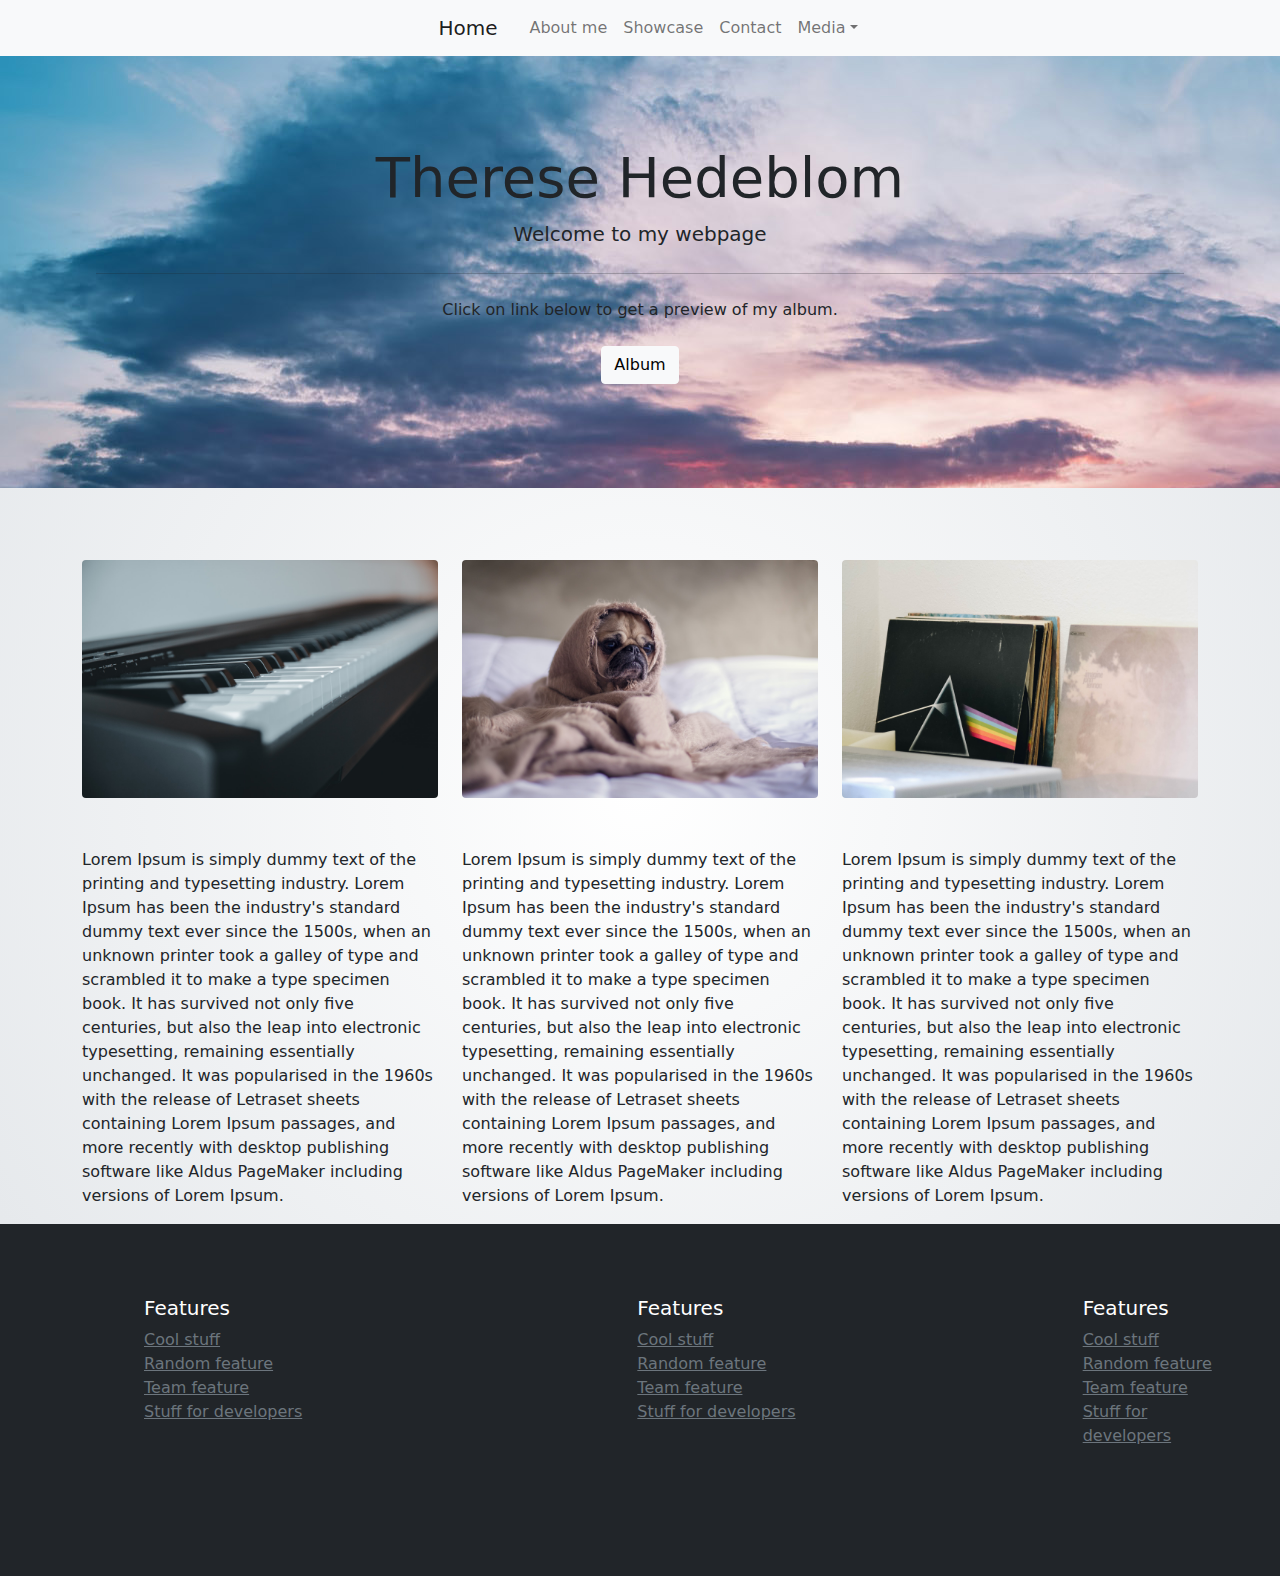
<file: index.html>
<!doctype html>
<html lang="en">
  <head>
    <meta charset="utf-8">
    <meta name="viewport" content="width=device-width, initial-scale=1">
    <meta name="description" content="">
    <meta name="author" content="Mark Otto, Jacob Thornton, and Bootstrap contributors">
    <meta name="generator" content="Hugo 0.80.0">
    <title>Therese Hedeblom</title>
    <link rel="stylesheet" href="https://use.fontawesome.com/releases/v5.15.2/css/all.css" integrity="sha384-vSIIfh2YWi9wW0r9iZe7RJPrKwp6bG+s9QZMoITbCckVJqGCCRhc+ccxNcdpHuYu" crossorigin="anonymous">
    <link rel="canonical" href="https://getbootstrap.com/docs/5.0/examples/navbar-fixed/">


    <!-- Bootstrap core CSS -->
    <link href="https://cdn.jsdelivr.net/npm/bootstrap@5.0.0-beta2/dist/css/bootstrap.min.css" rel="stylesheet" integrity="sha384-BmbxuPwQa2lc/FVzBcNJ7UAyJxM6wuqIj61tLrc4wSX0szH/Ev+nYRRuWlolflfl" crossorigin="anonymous">

    <style>
      .bd-placeholder-img {
        font-size: 1.125rem;
        text-anchor: middle;
        -webkit-user-select: none;
        -moz-user-select: none;
        user-select: none;
      }

      @media (min-width: 768px) {
        .bd-placeholder-img-lg {
          font-size: 3.5rem;
        }
      }
    </style>

    
    <!-- Custom styles for this template -->
    <link href="scss/therese.css" rel="stylesheet">


  </head>
  <!--navbar med dropdown meny-->
  <body>
      <nav class="navbar navbar-expand-lg navbar-light bg-light fixed-top" aria-label="Tenth navbar example"> <!--navbar med klasser som besämmer position. färg m.m.-->
        <div class="container-fluid">
          <button class="navbar-toggler" type="button" data-bs-toggle="collapse" data-bs-target="#navbarsExample08" aria-controls="navbarsExample08" aria-expanded="false" aria-label="Toggle navigation">
            <span class="navbar-toggler-icon"></span>
          </button>
          <div class="collapse navbar-collapse justify-content-md-center" id="navbarsExample08">
            <ul class="navbar-nav">
              <li class="nav-item">
                <a class="navbar-brand nav-link active" aria-current="page" href="#"><i class="fas fa-home mx-2"></i>Home</a>
              </li>
              <li class="nav-item">
                <a class="nav-link" href="About/about.html">About me</a>
              </li>
              <li class="nav-item">
                <a class="nav-link" href="Showcase/showcase.html">Showcase</a>
              </li>
              <li class="nav-item">
                <a class="nav-link" href="Contact/contact.html">Contact</a>
              </li>
              <li class="nav-item dropdown"><!---Dropdownmeny-->
                <a class="nav-link dropdown-toggle" href="Album/album.html" id="dropdown08" data-bs-toggle="dropdown" aria-expanded="false">Media</a>
                <ul class="dropdown-menu" aria-labelledby="dropdown08">
                  <li><a class="dropdown-item" href="Album/album.html">Album</a></li>
                  <li><a class="dropdown-item" href="#">Music</a></li>
                  <li><a class="dropdown-item" href="Video/video.html">Video</a></li>
                </ul>
              </li>
            </ul><!--Dropdownmeny-->
          </div>
        </div>
      </nav>  
    <!--Navbar med dropdown meny-->

    <!-- Jumbotron, en ihopbyggd jumbotron som tyvärr inte finns i Bootstraps 5,0-->
      <div class="bg-image p-5 text-center mb-5 mt-5" style="background-image: url('images/header_image2.jpg');">
        <div class="container-fluid p-5">
          <h1 class="display-4 title">Therese Hedeblom</h1>
          <p class="lead selector">Welcome to my webpage</p>
          <hr class="my-4 d-none d-sm-block d-sm-none d-md-block">
            <p class="d-none d-sm-block d-sm-none d-md-block d-md-none d-lg-block d-sm-none d-md-block d-md-none d-lg-block">Click on link below to get a preview of my album.</p>
            <div class="d-none d-sm-block d-sm-none d-md-block d-md-none d-lg-block">
              <a class="btn btn-light my-2" href="Album/album.html" role="button">Album</a>
            </div>
        </div>
      </div>
    <!-- Jumbotron -->

    <main class="container mycontainer d-flex"> <!--här används flex-->
      <div class="row flex-lg-row flex-column flex-sm-column flex-md-column justify-content-evenly"><!--Här ligger klasser som bestämmer i vilken brytpunkt columnerna ska flytta sig-->
        <div class="col flex-md-column justify-content-sm-start img-fluid">
          <br>
          <img class="img-fluid rounded" src="images/piano.jpg" alt="piano"> <!-- bild med rundade hörn-->
          <p>Lorem Ipsum is simply dummy text of the printing and typesetting industry. Lorem Ipsum has been the industry's standard dummy text ever since the 1500s, when an unknown printer took a galley of type and scrambled it to make a type specimen book. It has survived not only five centuries, but also the leap into electronic typesetting, remaining essentially unchanged. It was popularised in the 1960s with the release of Letraset sheets containing Lorem Ipsum passages, and more recently with desktop publishing software like Aldus PageMaker including versions of Lorem Ipsum.
          </p>
        </div>
        <div class="col flex-md-column justify-content-sm-center img-fluid">
          <br>
          <img class="img-fluid rounded"  src="images/dog(2).jpg" alt="dog">
          <p>Lorem Ipsum is simply dummy text of the printing and typesetting industry. Lorem Ipsum has been the industry's standard dummy text ever since the 1500s, when an unknown printer took a galley of type and scrambled it to make a type specimen book. It has survived not only five centuries, but also the leap into electronic typesetting, remaining essentially unchanged. It was popularised in the 1960s with the release of Letraset sheets containing Lorem Ipsum passages, and more recently with desktop publishing software like Aldus PageMaker including versions of Lorem Ipsum.
          </p>
        </div>
        <div class="col flex-md-column justify-content-sm-end img-fluid">
          <br>
          <img class="img-fluid rounded" src="images/pinkfloyd.jpg" alt="pinkfloyd">
          <p>Lorem Ipsum is simply dummy text of the printing and typesetting industry. Lorem Ipsum has been the industry's standard dummy text ever since the 1500s, when an unknown printer took a galley of type and scrambled it to make a type specimen book. It has survived not only five centuries, but also the leap into electronic typesetting, remaining essentially unchanged. It was popularised in the 1960s with the release of Letraset sheets containing Lorem Ipsum passages, and more recently with desktop publishing software like Aldus PageMaker including versions of Lorem Ipsum.
          </p>
        </div>
      </div>
    </main>
<!--footer som också används flex-->
    <footer class="myfooter container-fluid d-inline-flex p-5">
      <div class="row">      
        <div class="col-md-5"></div><!--Col är columerna som texten ligger i och siffran bestämmer vilken storlek den ska ha-->
      </div>
        <div class="col-md-5 order-0 ms-5 text-white pt-4 ps-5">
          <h5>Features</h5>
          <ul class="list-unstyled text-small">
            <li><a class="link-secondary" href="#">Cool stuff</a></li>
            <li><a class="link-secondary" href="#">Random feature</a></li>
            <li><a class="link-secondary" href="#">Team feature</a></li>
            <li><a class="link-secondary" href="#">Stuff for developers</a></li>
          </ul>
        </div>
        <div class="col-md-5 order-1 text-white pt-4 ps-5">
          <h5 class="">Features</h5>
          <ul class="list-unstyled text-small">
            <li><a class="link-secondary" href="#">Cool stuff</a></li>
            <li><a class="link-secondary" href="#">Random feature</a></li>
            <li><a class="link-secondary" href="#">Team feature</a></li>
            <li><a class="link-secondary" href="#">Stuff for developers</a></li>
          </ul>
      </div>
      <div class="col order-2 text-white pt-4">
        <h5 class="">Features</h5>
        <ul class="list-unstyled text-small">
          <li><a class="link-secondary" href="#">Cool stuff</a></li>
          <li><a class="link-secondary" href="#">Random feature</a></li>
          <li><a class="link-secondary" href="#">Team feature</a></li>
          <li><a class="link-secondary" href="#">Stuff for developers</a></li>
        </ul>
      </div>
    </footer>
    <div class="container-fulid bg-dark d-flex d-flex-row text-center"> <!--en container med ikoner samma bakgrund som footern, gjorde denna lösningen för att få ikonerna centrerade längst ned-->
      <div class="col mb-3 text-white">
        <a class="link-secondary" href="#"><i class="fab fa-facebook-square p-2" style="font-size: 2em;"></i></a>
        <a class="link-secondary" href="#"><i class="fab fa-instagram-square p-2" style="font-size: 2em;"></i></a>
        <a class="link-secondary" href="#"><i class="fab fa-youtube-square p-2" style="font-size: 2em;"></i></a>
        <a class="link-secondary" href="#"><i class="fab fa-snapchat-square p-2" style="font-size: 2em;"></i></a>
      </div>
    </div>
    <script src="bootstrap/js/bootstrap.min.js"></script> <!--länk till javascript-->
      
  </body>
</html>
</file>
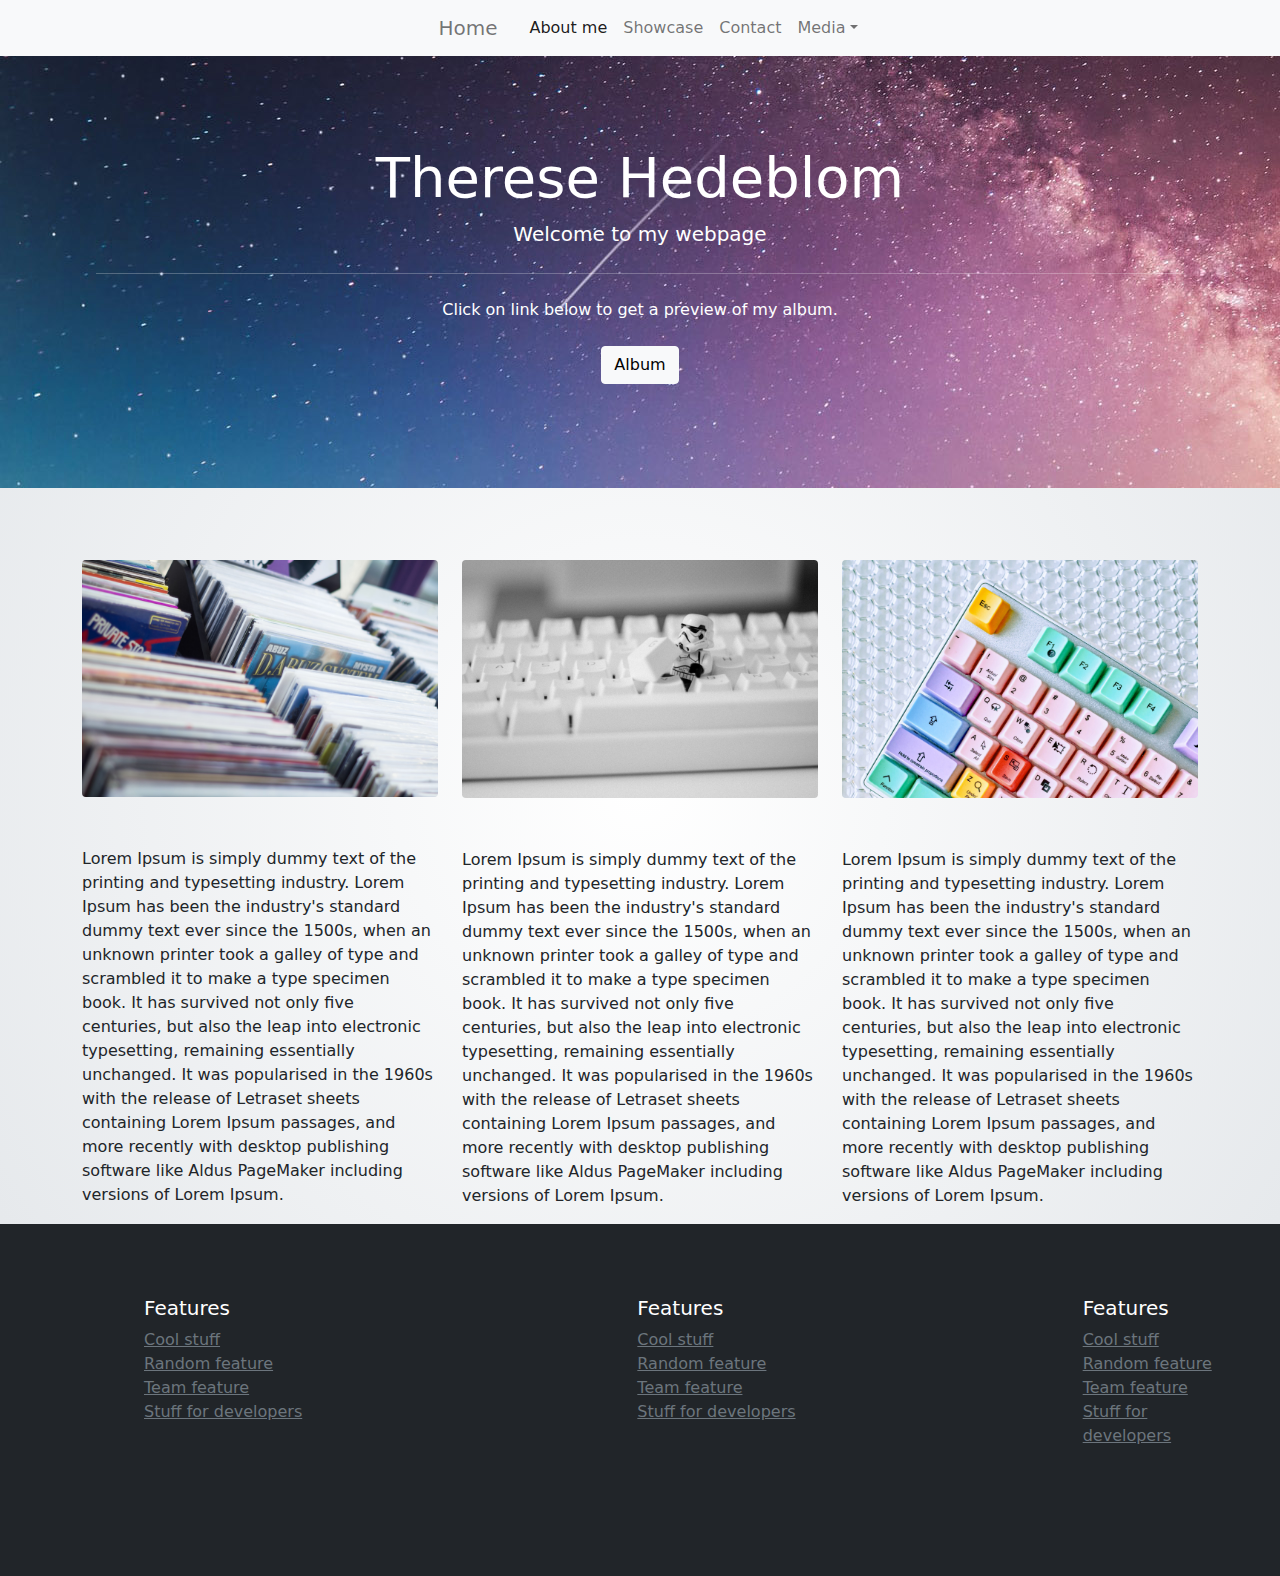
<file: About/about.html>
<!doctype html>
<html lang="en">
  <head>
    <meta charset="utf-8">
    <meta name="viewport" content="width=device-width, initial-scale=1">
    <meta name="description" content="">
    <meta name="author" content="Mark Otto, Jacob Thornton, and Bootstrap contributors">
    <meta name="generator" content="Hugo 0.80.0">
    <title>Therese Hedeblom</title>
    <link rel="stylesheet" href="https://use.fontawesome.com/releases/v5.15.2/css/all.css" integrity="sha384-vSIIfh2YWi9wW0r9iZe7RJPrKwp6bG+s9QZMoITbCckVJqGCCRhc+ccxNcdpHuYu" crossorigin="anonymous">
    <link rel="canonical" href="https://getbootstrap.com/docs/5.0/examples/navbar-fixed/">


    <!-- Bootstrap core CSS -->
    <link href="../bootstrap/scss/bootstrap.css" rel="stylesheet">

    <style>
      .bd-placeholder-img {
        font-size: 1.125rem;
        text-anchor: middle;
        -webkit-user-select: none;
        -moz-user-select: none;
        user-select: none;
      }

      @media (min-width: 768px) {
        .bd-placeholder-img-lg {
          font-size: 3.5rem;
        }
      }
    </style>

    
    <!-- Custom styles for this template -->
    <link href="../scss/therese.css" rel="stylesheet">

  </head>
  <body>
      <nav class="navbar navbar-expand-lg navbar-light bg-light fixed-top" aria-label="Tenth navbar example">
        <div class="container-fluid">
          <button class="navbar-toggler" type="button" data-bs-toggle="collapse" data-bs-target="#navbarsExample08" aria-controls="navbarsExample08" aria-expanded="false" aria-label="Toggle navigation">
            <span class="navbar-toggler-icon"></span>
          </button>
          <div class="collapse navbar-collapse justify-content-md-center" id="navbarsExample08">
            <ul class="navbar-nav">
              <li class="nav-item">
                <a class="navbar-brand nav-link" aria-current="page" href="../index.html"><i class="fas fa-home mx-2"></i>Home</a>
              </li>
              <li class="nav-item">
                <a class="nav-link active" href="./about.html">About me</a>
              </li>
              <li class="nav-item">
                <a class="nav-link" href="../Showcase/showcase.html">Showcase</a>
              </li>
              <li class="nav-item">
                <a class="nav-link" href="../Contact/contact.html">Contact</a>
              </li>
              <li class="nav-item dropdown">
                <a class="nav-link dropdown-toggle" href="#" id="dropdown08" data-bs-toggle="dropdown" aria-expanded="false">Media</a>
                <ul class="dropdown-menu" aria-labelledby="dropdown08">
                  <li><a class="dropdown-item" href="../Album/album.html">Album</a></li>
                  <li><a class="dropdown-item" href="#">Music</a></li>
                  <li><a class="dropdown-item" href="../Video/video.html">Video</a></li>
                </ul>
              </li>
            </ul>
          </div>
        </div>
      </nav>
      <div class="bg-image p-5 text-center shadow-1-strong mb-5 text-white mt-5" style="background-image: url('../images/header_image5.jpg');">
        <div class="container-fluid p-5">
        <h1 class="display-4 title">Therese Hedeblom</h1>
          <p class="lead selector">Welcome to my webpage</p>
            <hr class="my-4 d-none d-sm-block d-sm-none d-md-block">
          <p class="d-none d-sm-block d-sm-none d-md-block d-md-none d-lg-block d-sm-none d-md-block d-md-none d-lg-block">Click on link below to get a preview of my album.</p>
      <div class="d-none d-sm-block d-sm-none d-md-block d-md-none d-lg-block">
        <a class="btn btn-light my-2" href="../Album/album.html" role="button">Album</a>
      </div>
      </div>
    </div>

    <main class="container d-flex">
      <div class="row flex-lg-row flex-column flex-sm-column flex-md-column justify-content-evenly">
        <div class="col flex-md-column justify-content-sm-start img-fluid">
          <br>
          <img class="img-fluid rounded" src="../images/record.jpg" alt="record">
          <p>Lorem Ipsum is simply dummy text of the printing and typesetting industry. Lorem Ipsum has been the industry's standard dummy text ever since the 1500s, when an unknown printer took a galley of type and scrambled it to make a type specimen book. It has survived not only five centuries, but also the leap into electronic typesetting, remaining essentially unchanged. It was popularised in the 1960s with the release of Letraset sheets containing Lorem Ipsum passages, and more recently with desktop publishing software like Aldus PageMaker including versions of Lorem Ipsum.
          </p>
        </div>
        <div class="col flex-md-column justify-content-sm-center img-fluid">
          <br>
          <img class="img-fluid rounded"  src="../images/star_wars.jpg" alt="record">
          <p>Lorem Ipsum is simply dummy text of the printing and typesetting industry. Lorem Ipsum has been the industry's standard dummy text ever since the 1500s, when an unknown printer took a galley of type and scrambled it to make a type specimen book. It has survived not only five centuries, but also the leap into electronic typesetting, remaining essentially unchanged. It was popularised in the 1960s with the release of Letraset sheets containing Lorem Ipsum passages, and more recently with desktop publishing software like Aldus PageMaker including versions of Lorem Ipsum.
          </p>
        </div>
        <div class="col flex-md-column justify-content-sm-end order-sm-3 img-fluid">
          <br>
          <img class="img-fluid rounded" src="../images/keyboard.jpg" alt="record">
          <p>Lorem Ipsum is simply dummy text of the printing and typesetting industry. Lorem Ipsum has been the industry's standard dummy text ever since the 1500s, when an unknown printer took a galley of type and scrambled it to make a type specimen book. It has survived not only five centuries, but also the leap into electronic typesetting, remaining essentially unchanged. It was popularised in the 1960s with the release of Letraset sheets containing Lorem Ipsum passages, and more recently with desktop publishing software like Aldus PageMaker including versions of Lorem Ipsum.
          </p>
        </div>
      </div>
    </main>
    <footer class="myfooter container-fluid d-inline-flex p-5">
      <div class="row">      
        <div class="col-md-5"></div>
      </div>
        <div class="col-md-5 order-0 ms-5 text-white pt-4 ps-5">
          <h5>Features</h5>
          <ul class="list-unstyled text-small">
            <li><a class="link-secondary" href="#">Cool stuff</a></li>
            <li><a class="link-secondary" href="#">Random feature</a></li>
            <li><a class="link-secondary" href="#">Team feature</a></li>
            <li><a class="link-secondary" href="#">Stuff for developers</a></li>
          </ul>
        </div>
        <div class="col-md-5 order-1 text-white pt-4 ps-5">
          <h5 class="">Features</h5>
          <ul class="list-unstyled text-small">
            <li><a class="link-secondary" href="#">Cool stuff</a></li>
            <li><a class="link-secondary" href="#">Random feature</a></li>
            <li><a class="link-secondary" href="#">Team feature</a></li>
            <li><a class="link-secondary" href="#">Stuff for developers</a></li>
          </ul>
      </div>
      <div class="col order-2 text-white pt-4">
        <h5 class="">Features</h5>
        <ul class="list-unstyled text-small">
          <li><a class="link-secondary" href="#">Cool stuff</a></li>
          <li><a class="link-secondary" href="#">Random feature</a></li>
          <li><a class="link-secondary" href="#">Team feature</a></li>
          <li><a class="link-secondary" href="#">Stuff for developers</a></li>
        </ul>
      </div>
    </footer>
    <div class="container-fulid bg-dark d-flex d-flex-row text-center">
      <div class="col mb-3 text-white">
        <a class="link-secondary" href="#"><i class="fab fa-facebook-square p-2" style="font-size: 2em;"></i></a>
        <a class="link-secondary" href="#"><i class="fab fa-instagram-square p-2" style="font-size: 2em;"></i></a>
        <a class="link-secondary" href="#"><i class="fab fa-youtube-square p-2" style="font-size: 2em;"></i></a>
        <a class="link-secondary" href="#"><i class="fab fa-snapchat-square p-2" style="font-size: 2em;"></i></a>
      </div>
    </div>

    <script src="../bootstrap/js/bootstrap.min.js"></script>

      
  </body>
</html>
</file>
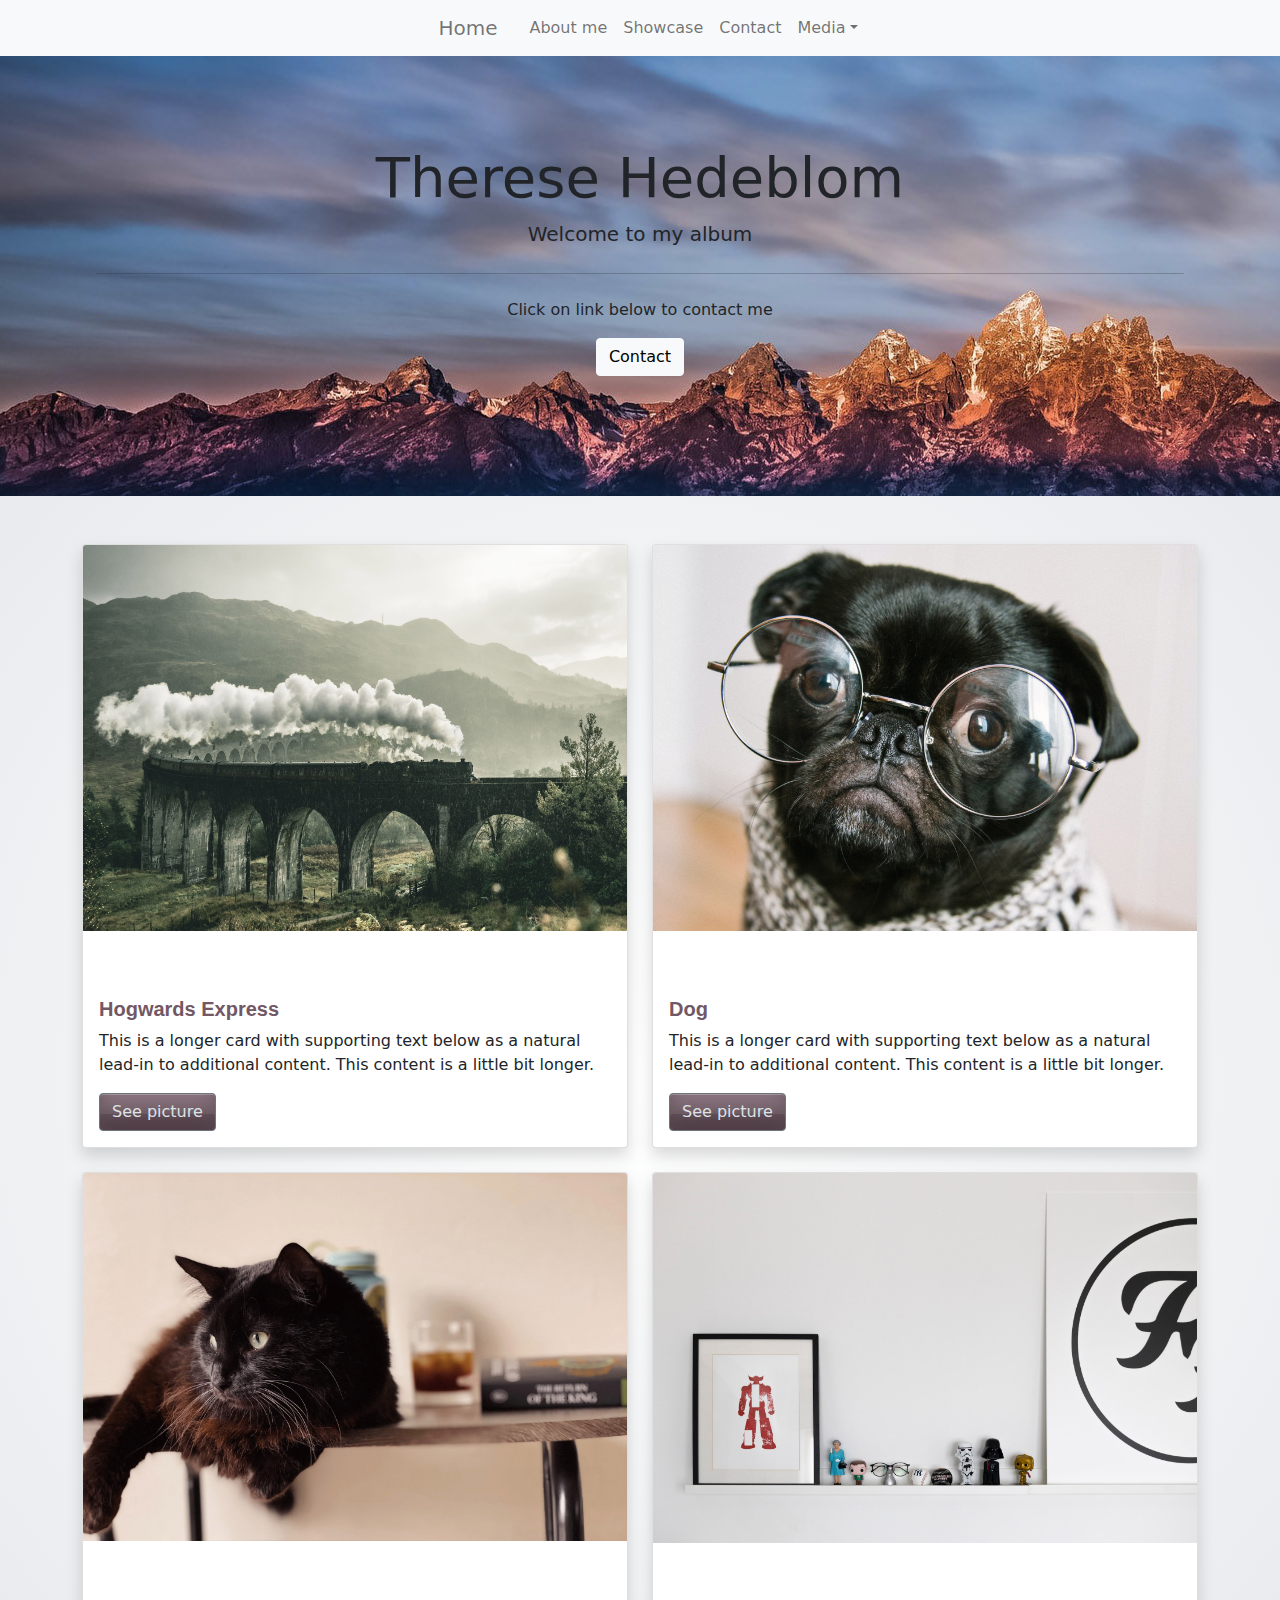
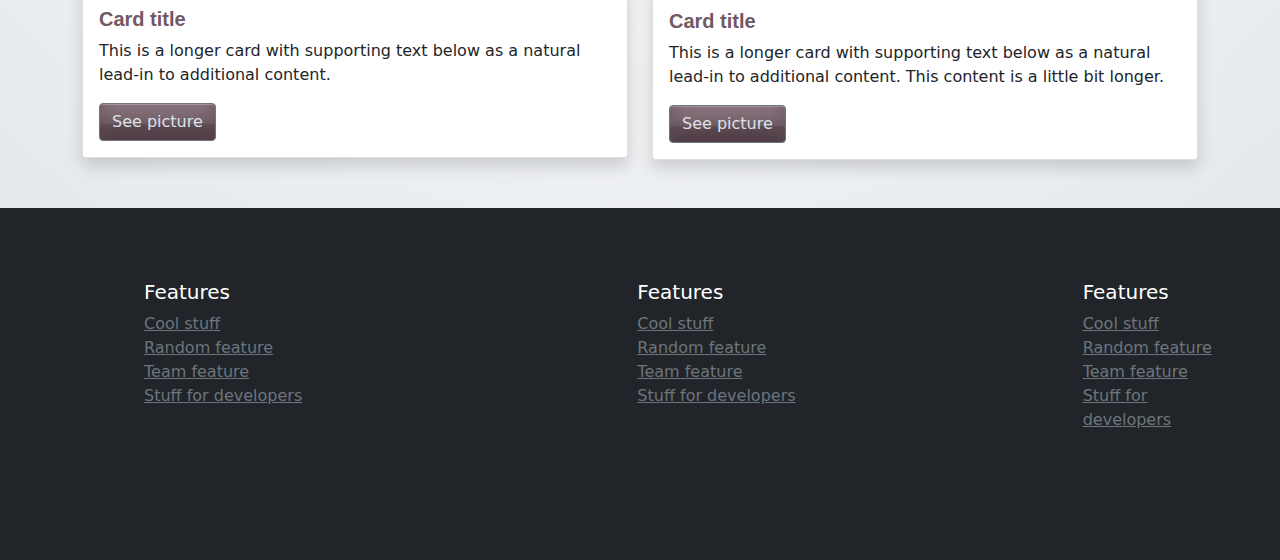
<file: Album/album.html>
<!doctype html>
<html lang="en">
  <head>
    <meta charset="utf-8">
    <meta name="viewport" content="width=device-width, initial-scale=1">
    <meta name="description" content="">
    <meta name="author" content="Mark Otto, Jacob Thornton, and Bootstrap contributors">
    <meta name="generator" content="Hugo 0.80.0">
    <title>Therese Hedeblom</title>
    <link rel="stylesheet" href="https://use.fontawesome.com/releases/v5.15.2/css/all.css" integrity="sha384-vSIIfh2YWi9wW0r9iZe7RJPrKwp6bG+s9QZMoITbCckVJqGCCRhc+ccxNcdpHuYu" crossorigin="anonymous">
    <link rel="canonical" href="https://getbootstrap.com/docs/5.0/examples/navbar-fixed/">


    <!-- Bootstrap core CSS -->
    <link href="../bootstrap/scss/bootstrap.css" rel="stylesheet">

    <style>
      .bd-placeholder-img {
        font-size: 1.125rem;
        text-anchor: middle;
        -webkit-user-select: none;
        -moz-user-select: none;
        user-select: none;
      }

      @media (min-width: 768px) {
        .bd-placeholder-img-lg {
          font-size: 3.5rem;
        }
      }
    </style>

    <!-- Custom styles for this template -->
    <link href="../scss/therese.css" rel="stylesheet">
  </head>
  <body>
      <nav class="navbar navbar-expand-lg navbar-light bg-light fixed-top" aria-label="Tenth navbar example">
        <div class="container-fluid">
          <button class="navbar-toggler" type="button" data-bs-toggle="collapse" data-bs-target="#navbarsExample08" aria-controls="navbarsExample08" aria-expanded="false" aria-label="Toggle navigation">
            <span class="navbar-toggler-icon"></span>
          </button>
          <div class="collapse navbar-collapse justify-content-md-center" id="navbarsExample08">
            <ul class="navbar-nav">
              <li class="nav-item">
                <a class="navbar-brand nav-link" aria-current="page" href="../index.html"><i class="fas fa-home mx-2"></i>Home</a>
              </li>
              <li class="nav-item">
                <a class="nav-link" href="../About/about.html">About me</a>
              </li>
              <li class="nav-item">
                <a class="nav-link" href="../Showcase/showcase.html">Showcase</a>
              </li>
              <li class="nav-item">
                <a class="nav-link" href="../Contact/contact.html">Contact</a>
              </li>
              <li class="nav-item dropdown">
                <a class="nav-link dropdown-toggle" href="#" id="dropdown08" data-bs-toggle="dropdown" aria-expanded="false">Media</a>
                <ul class="dropdown-menu" aria-labelledby="dropdown08">
                  <li><a class="dropdown-item active" href="#" aria-current="page">Album</a></li>
                  <li><a class="dropdown-item" href="#">Music</a></li>
                  <li><a class="dropdown-item" href="../Video/video.html">Video</a></li>
                </ul>
              </li>
            </ul>
          </div>
        </div>
      </nav>  
      <!--Carusel-->
      <div class="bg-image p-5 text-center shadow-1-strong mb-5 mt-5" style="background-image: url('../images/header_image3.jpg');">
        <div class="container-fluid p-5">
          <h1 class="z-index-2 display-4 title">Therese Hedeblom</h1>
            <p class="lead selector">Welcome to my album</p>
              <hr class="my-4 d-none d-sm-block d-sm-none d-md-block">
            <p class="d-none d-sm-block d-sm-none d-md-block d-md-none d-lg-block d-sm-none d-md-block d-md-none d-lg-block">Click on link below to contact me</p>
            <div class="d-none d-sm-block d-sm-none d-md-block d-md-none d-lg-block">
              <button type="button" class="btn btn-light" data-bs-toggle="modal" data-bs-target="#contact" data-bs-whatever="@mdo">Contact</button>
              <div class="modal fade" id="contact" tabindex="-1" aria-hidden="true">
                <div class="mask flex-center"></div>
                <div class="modal-dialog">
                  <div class="modal-content">
                    <div class="modal-header">
                      <h5 class="modal-title">New message</h5>
                      <button type="button" class="btn-close" data-bs-dismiss="modal" aria-label="Close"></button>
                    </div>
                    <div class="modal-body text-start">
                      <form>
                        <div class="mb-3">
                          <label for="recipient-name" class="col-form-label">Recipient:</label>
                          <input type="text" class="form-control" id="recipient-name">
                        </div>
                        <div class="mb-3">
                          <label for="message-text" class="col-form-label">Message:</label>
                          <textarea class="form-control" id="message-text"></textarea>
                        </div>
                      </form>
                    </div>
                    <div class="modal-footer">
                      <button type="button" class="btn btn-secondary" data-bs-dismiss="modal">Close</button>
                      <button type="button" class="btn btn-dark">Send message</button>
                    </div>
                  </div>
                </div>
              </div>
              <br>
              <br>
            </div>
        </div>
    </div>

      <div class="container mb-5">
        <div class="row row-cols-1 row-cols-md-2 g-4">
            <div class="col">
              <div class="card therese-card-body shadow">
                    <img data-bs-toggle="modal" data-bs-target="#hogwardsModal" src="../images/album_picture2.jpg" class="card-img-top" alt="...">
                  <div class="card-body light-card">
                    <h5 class="card-title light-card-title">Hogwards Express</h5>
                      <p class="card-text">This is a longer card with supporting text below as a natural lead-in to additional content. This content is a little bit longer.</p>
                  <!-- Button trigger modal -->
                    <button type="button" class="btn btn-secondary card-btn" data-bs-toggle="modal" data-bs-target="#hogwardsModal">
                    See picture
                    </button>
                    <!-- Modal -->
                  <div class="modal fade" id="hogwardsModal" tabindex="-1" aria-hidden="true">
                    <div class="modal-dialog modal-xl">
                      <div class="modal-content">
                        <div class="modal-header">
                          <h5 class="modal-title">Hogwards Express</h5>
                          <button type="button" class="btn-close" data-bs-dismiss="modal" aria-label="Close"></button>
                        </div>
                        <div class="modal-body">                   
                            <img src="../images/album_picture2.jpg" class="card-img-top" alt="dog">                  
                        </div>
                        <div class="modal-footer">
                          <button type="button" class="btn btn-secondary" data-bs-dismiss="modal">Close</button>
                        </div>
                      </div>
                    </div>
                  </div>
                </div>
            </div>
          </div>
          <div class="col">
            <div class="card shadow">
              <img data-bs-toggle="modal" data-bs-target="#dogModal" src="../images/album_picture3.jpg" class="card-img-top" alt="...">
              <div class="card-body light-card">
                    <h5 class="card-title light-card-title">Dog</h5>
                    <p class="card-text">This is a longer card with supporting text below as a natural lead-in to additional content. This content is a little bit longer.</p>
                      <!-- Button trigger modal -->
                      <button type="button" class="btn btn-secondary card-btn" data-bs-toggle="modal" data-bs-target="#dogModal">
                      See picture
                      </button>
                      <!-- Modal -->
                  <div class="modal fade" id="dogModal" tabindex="-1" aria-hidden="true">
                    <div class="modal-dialog modal-xl">
                      <div class="modal-content">
                        <div class="modal-header">
                          <h5 class="modal-title">Dog</h5>
                          <button type="button" class="btn-close" data-bs-dismiss="modal" aria-label="Close"></button>
                        </div>
                        <div class="modal-body">
                          <img src="../images/album_picture3.jpg" class="card-img-top" alt="dog">
                        </div>
                        <div class="modal-footer">
                          <button type="button" class="btn btn-secondary" data-bs-dismiss="modal">Close</button>
                        </div>
                      </div>
                    </div>
                  </div>
                </div>
            </div>
          </div>

              <div class="col">
                <div class="card shadow">
                  <img src="../images/album_picture4.jpg" class="card-img-top" alt="...">
                  <div class="card-body light-card">
                    <h5 class="card-title light-card-title">Card title</h5>
                    <p class="card-text">This is a longer card with supporting text below as a natural lead-in to additional content.</p>
                    <a href="#" class="btn btn-secondary card-btn">See picture</a>
                  </div>
                </div>
              </div>

          <div class="col">
            <div class="card shadow">
              <img src="../images/album_picture5.jpg" class="card-img-top" alt="...">
              <div class="card-body light-card">
                <h5 class="card-title light-card-title">Card title</h5>
                <p class="card-text">This is a longer card with supporting text below as a natural lead-in to additional content. This content is a little bit longer.</p>
                <a href="#" class="btn btn-secondary card-btn">See picture</a>
              </div>
            </div>
          </div>
        </div>
      </div>

      <footer class="myfooter container-fluid d-inline-flex p-5">
        <div class="row">      
          <div class="col-md-5"></div>
        </div>
          <div class="col-md-5 order-0 ms-5 text-white pt-4 ps-5">
            <h5>Features</h5>
            <ul class="list-unstyled text-small">
              <li><a class="link-secondary" href="#">Cool stuff</a></li>
              <li><a class="link-secondary" href="#">Random feature</a></li>
              <li><a class="link-secondary" href="#">Team feature</a></li>
              <li><a class="link-secondary" href="#">Stuff for developers</a></li>
            </ul>
          </div>
          <div class="col-md-5 order-1 text-white pt-4 ps-5">
            <h5 class="">Features</h5>
            <ul class="list-unstyled text-small">
              <li><a class="link-secondary" href="#">Cool stuff</a></li>
              <li><a class="link-secondary" href="#">Random feature</a></li>
              <li><a class="link-secondary" href="#">Team feature</a></li>
              <li><a class="link-secondary" href="#">Stuff for developers</a></li>
            </ul>
        </div>
        <div class="col order-2 text-white pt-4">
          <h5 class="">Features</h5>
          <ul class="list-unstyled text-small">
            <li><a class="link-secondary" href="#">Cool stuff</a></li>
            <li><a class="link-secondary" href="#">Random feature</a></li>
            <li><a class="link-secondary" href="#">Team feature</a></li>
            <li><a class="link-secondary" href="#">Stuff for developers</a></li>
          </ul>
        </div>
      </footer>
      <div class="container-fulid bg-dark d-flex d-flex-row text-center">
        <div class="col mb-3 text-white">
          <a class="link-secondary" href="#"><i class="fab fa-facebook-square p-2" style="font-size: 2em;"></i></a>
          <a class="link-secondary" href="#"><i class="fab fa-instagram-square p-2" style="font-size: 2em;"></i></a>
          <a class="link-secondary" href="#"><i class="fab fa-youtube-square p-2" style="font-size: 2em;"></i></a>
          <a class="link-secondary" href="#"><i class="fab fa-snapchat-square p-2" style="font-size: 2em;"></i></a>
        </div>
      </div>

        <script src="../bootstrap/js/bootstrap.min.js">
        </script>

        <script>
        var myModal = new bootstrap.Modal(document.getElementById('contact'), options)
        var myModal = new bootstrap.Modal(document.getElementById('dogModal'), options)
        var myModal = new bootstrap.Modal(document.getElementById('hogwardsModal'), options)
        </script>
  </body>
</html>
</file>
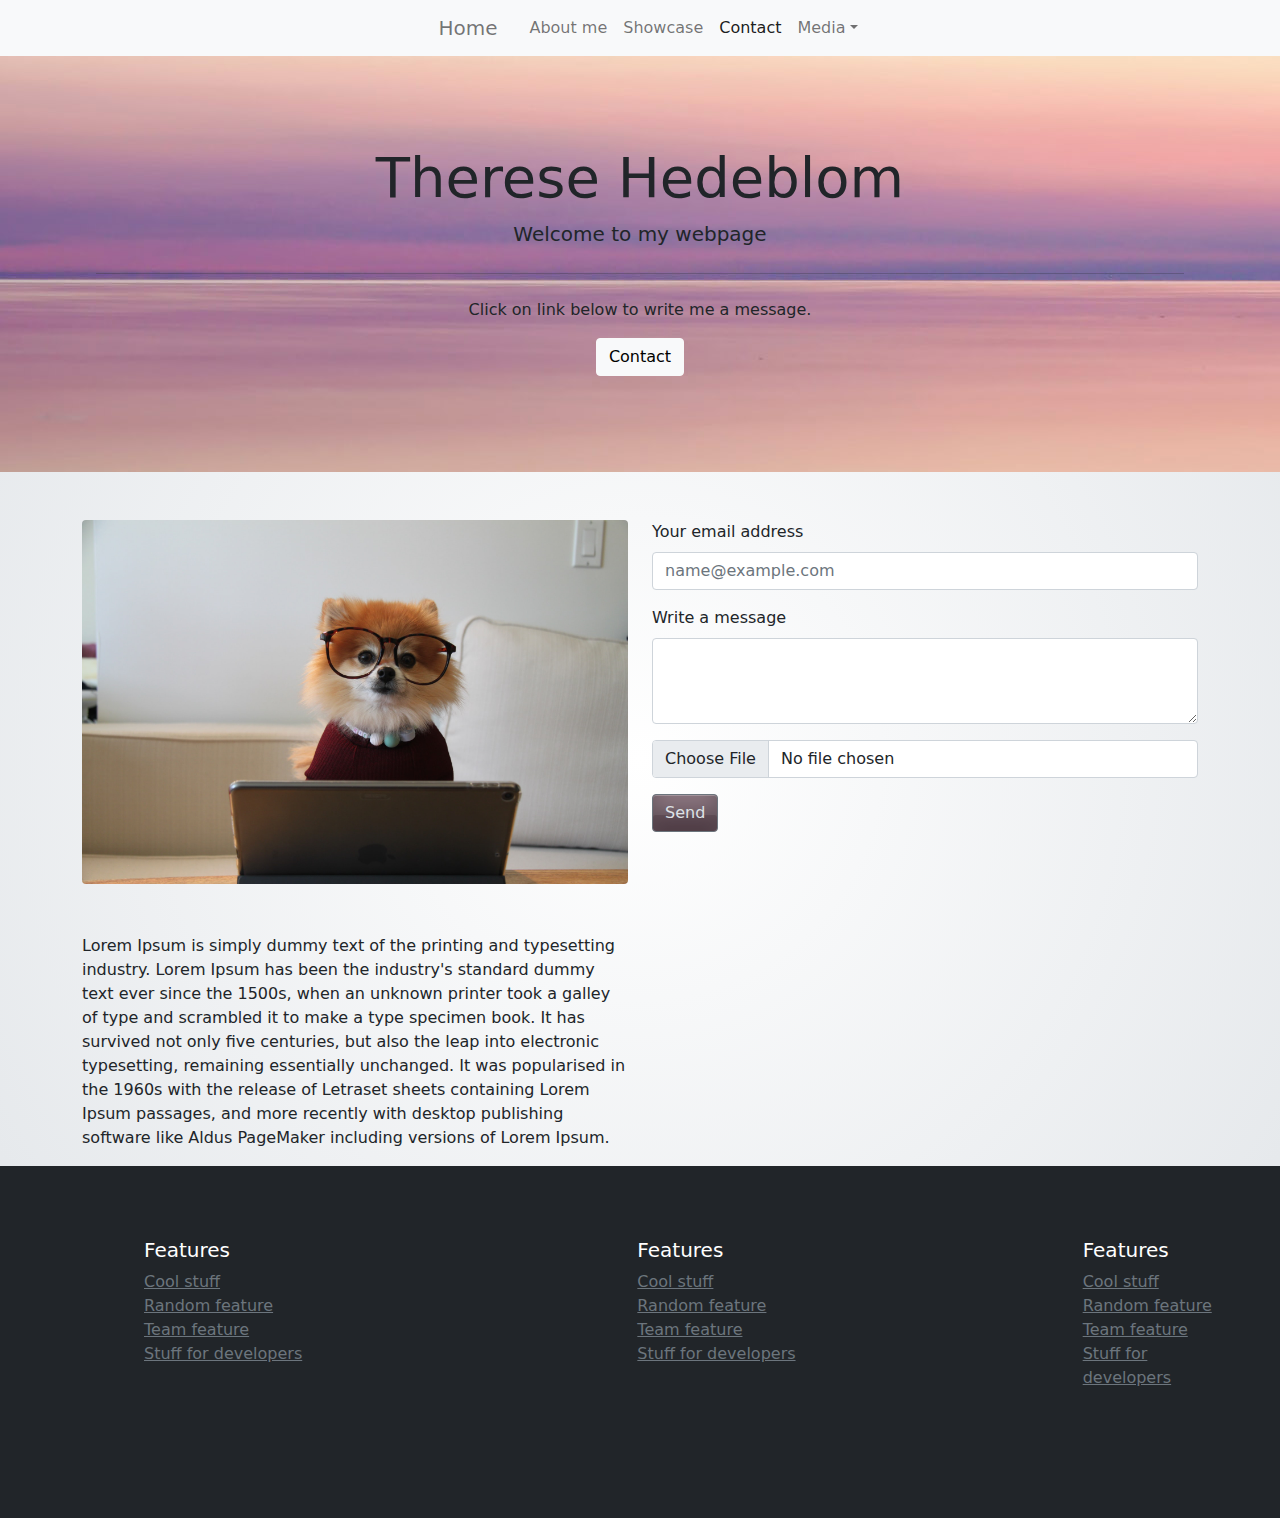
<file: Contact/contact.html>
<!doctype html>
<html lang="en">
    <head>
      <meta charset="utf-8">
      <meta name="viewport" content="width=device-width, initial-scale=1">
      <meta name="description" content="">
      <meta name="author" content="Mark Otto, Jacob Thornton, and Bootstrap contributors">
      <meta name="generator" content="Hugo 0.80.0">
      <title>Therese Hedeblom</title>
      <link rel="stylesheet" href="https://use.fontawesome.com/releases/v5.15.2/css/all.css" integrity="sha384-vSIIfh2YWi9wW0r9iZe7RJPrKwp6bG+s9QZMoITbCckVJqGCCRhc+ccxNcdpHuYu" crossorigin="anonymous">
      <link rel="canonical" href="https://getbootstrap.com/docs/5.0/examples/navbar-fixed/">


      <!-- Bootstrap core CSS -->
  <link href="../bootstrap/scss/bootstrap.css" rel="stylesheet">

      <style>
        .bd-placeholder-img {
          font-size: 1.125rem;
          text-anchor: middle;
          -webkit-user-select: none;
          -moz-user-select: none;
          user-select: none;
        }

        @media (min-width: 768px) {
          .bd-placeholder-img-lg {
            font-size: 3.5rem;
          }
        }
      </style>

    
    <!-- Custom styles for this template -->
    <link href="../scss/therese.css" rel="stylesheet">
  </head>
  <body>
    <nav class="navbar navbar-expand-lg navbar-light bg-light fixed-top" aria-label="Tenth navbar example">
      <div class="container-fluid">
        <button class="navbar-toggler" type="button" data-bs-toggle="collapse" data-bs-target="#navbarsExample08" aria-controls="navbarsExample08" aria-expanded="false" aria-label="Toggle navigation">
          <span class="navbar-toggler-icon"></span>
        </button>
        <div class="collapse navbar-collapse justify-content-md-center" id="navbarsExample08">
          <ul class="navbar-nav">
            <li class="nav-item">
              <a class="navbar-brand nav-link" aria-current="page" href="../index.html"><i class="fas fa-home mx-2"></i>Home</a>
            </li>
            <li class="nav-item">
              <a class="nav-link" href="../About/about.html">About me</a>
            </li>
            <li class="nav-item">
              <a class="nav-link" href="../Showcase/showcase.html">Showcase</a>
            </li>
            <li class="nav-item">
              <a class="nav-link active" href="#">Contact</a>
            </li>
            <li class="nav-item dropdown">
              <a class="nav-link dropdown-toggle" href="#" id="dropdown08" data-bs-toggle="dropdown" aria-expanded="false">Media</a>
              <ul class="dropdown-menu" aria-labelledby="dropdown08">
                <li><a class="dropdown-item" href="../Album/album.html">Album</a></li>
                <li><a class="dropdown-item" href="#">Music</a></li>
                <li><a class="dropdown-item" href="../Video/video.html">Video</a></li>
              </ul>
            </li>
          </ul>
        </div>
      </div>
    </nav>
    <div class="bg-image p-5 text-center shadow-1-strong mb-5 mt-5" style="background-image: url('../images/header_image6.jpg');">
      <div class="container-fluid p-5">
      <h1 class="display-4 title">Therese Hedeblom</h1>
        <p class="lead selector">Welcome to my webpage</p>
          <hr class="my-4 d-none d-sm-block d-sm-none d-md-block">
        <p class="d-none d-sm-block d-sm-none d-md-block d-md-none d-lg-block d-sm-none d-md-block d-md-none d-lg-block">Click on link below to write me a message.</p>
      <div class="d-none d-sm-block d-sm-none d-md-block d-md-none d-lg-block">
        <button type="button" class="btn btn-light" data-bs-toggle="modal" data-bs-target="#contact" data-bs-whatever="@mdo">Contact</button>
            <div class="modal fade" id="contact" tabindex="-1" aria-labelledby="exampleModalLabel" aria-hidden="true">
              <div class="mask flex-center"></div>
                <div class="modal-dialog">
                  <div class="modal-content">
                    <div class="modal-header">
                      <h5 class="modal-title" id="exampleModalLabel">New message</h5>
                      <button type="button" class="btn-close" data-bs-dismiss="modal" aria-label="Close"></button>
                    </div>
                    <div class="modal-body text-start">
                      <form>
                        <div class="mb-3">
                          <label for="recipient-name" class="col-form-label">Recipient:</label>
                          <input type="text" class="form-control" id="recipient-name">
                        </div>
                        <div class="mb-3">
                          <label for="message-text" class="col-form-label">Message:</label>
                          <textarea class="form-control" id="message-text"></textarea>
                        </div>
                      </form>
                    </div>
                    <div class="modal-footer">
                      <button type="button" class="btn btn-secondary" data-bs-dismiss="modal">Close</button>
                      <button type="button" class="btn btn-dark">Send message</button>
                    </div>
                  </div>
                </div>
              </div>
            </div>
          </div>
        </div>  

    <main class="container d-flex justify-content-center flex-sm-column-reverse">
      <div class="row flex-column-reverse flex-md-row flex-sm-column flex-sm-column-reverse">
        <div class="col justify-content-start justify-content-sm-end flex-sm-column-reverse">
            <img class="figure-img img-fluid rounded" src="../images/dog.jpg" alt="dog">
            <p>Lorem Ipsum is simply dummy text of the printing and typesetting industry. Lorem Ipsum has been the industry's standard dummy text ever since the 1500s, when an unknown printer took a galley of type and scrambled it to make a type specimen book. It has survived not only five centuries, but also the leap into electronic typesetting, remaining essentially unchanged. It was popularised in the 1960s with the release of Letraset sheets containing Lorem Ipsum passages, and more recently with desktop publishing software like Aldus PageMaker including versions of Lorem Ipsum.
            </p>
        </div>

        <div class="col justify-content-start justify-content-sm-start">
            <div class="mb-3">
              <label for="exampleFormControlInput1" class="form-label">Your email address</label>
              <input type="email" class="form-control" id="exampleFormControlInput1" placeholder="name@example.com">
            </div>
            <div class="mb-3">
              <label for="exampleFormControlTextarea1" class="form-label">Write a message</label>
              <textarea class="form-control" id="exampleFormControlTextarea1" rows="3"></textarea>
            </div>
            <div class="mb-3">
              <input class="form-control" type="file" id="formFile">
            </div>
              <button type="button" class="btn btn-outline-secondary card-btn">Send</button>
            </div>
      </div>
    </main>
    <footer class="myfooter container-fluid d-inline-flex p-5">
      <div class="row">      
        <div class="col-md-5"></div>
      </div>
        <div class="col-md-5 order-0 ms-5 text-white pt-4 ps-5">
          <h5>Features</h5>
          <ul class="list-unstyled text-small">
            <li><a class="link-secondary" href="#">Cool stuff</a></li>
            <li><a class="link-secondary" href="#">Random feature</a></li>
            <li><a class="link-secondary" href="#">Team feature</a></li>
            <li><a class="link-secondary" href="#">Stuff for developers</a></li>
          </ul>
        </div>
        <div class="col-md-5 order-1 text-white pt-4 ps-5">
          <h5 class="">Features</h5>
          <ul class="list-unstyled text-small">
            <li><a class="link-secondary" href="#">Cool stuff</a></li>
            <li><a class="link-secondary" href="#">Random feature</a></li>
            <li><a class="link-secondary" href="#">Team feature</a></li>
            <li><a class="link-secondary" href="#">Stuff for developers</a></li>
          </ul>
      </div>
      <div class="col order-2 text-white pt-4">
        <h5 class="">Features</h5>
        <ul class="list-unstyled text-small">
          <li><a class="link-secondary" href="#">Cool stuff</a></li>
          <li><a class="link-secondary" href="#">Random feature</a></li>
          <li><a class="link-secondary" href="#">Team feature</a></li>
          <li><a class="link-secondary" href="#">Stuff for developers</a></li>
        </ul>
      </div>
    </footer>
    <div class="container-fulid bg-dark d-flex d-flex-row text-center">
      <div class="col mb-3 text-white">
        <a class="link-secondary" href="#"><i class="fab fa-facebook-square p-2" style="font-size: 2em;"></i></a>
        <a class="link-secondary" href="#"><i class="fab fa-instagram-square p-2" style="font-size: 2em;"></i></a>
        <a class="link-secondary" href="#"><i class="fab fa-youtube-square p-2" style="font-size: 2em;"></i></a>
        <a class="link-secondary" href="#"><i class="fab fa-snapchat-square p-2" style="font-size: 2em;"></i></a>
      </div>
    </div>


    <script src="../bootstrap/js/bootstrap.min.js">
    </script>

    <script>
    var myModal = new bootstrap.Modal(document.getElementById('contact'), options)
    </script>

      
  </body>
</html>
</file>
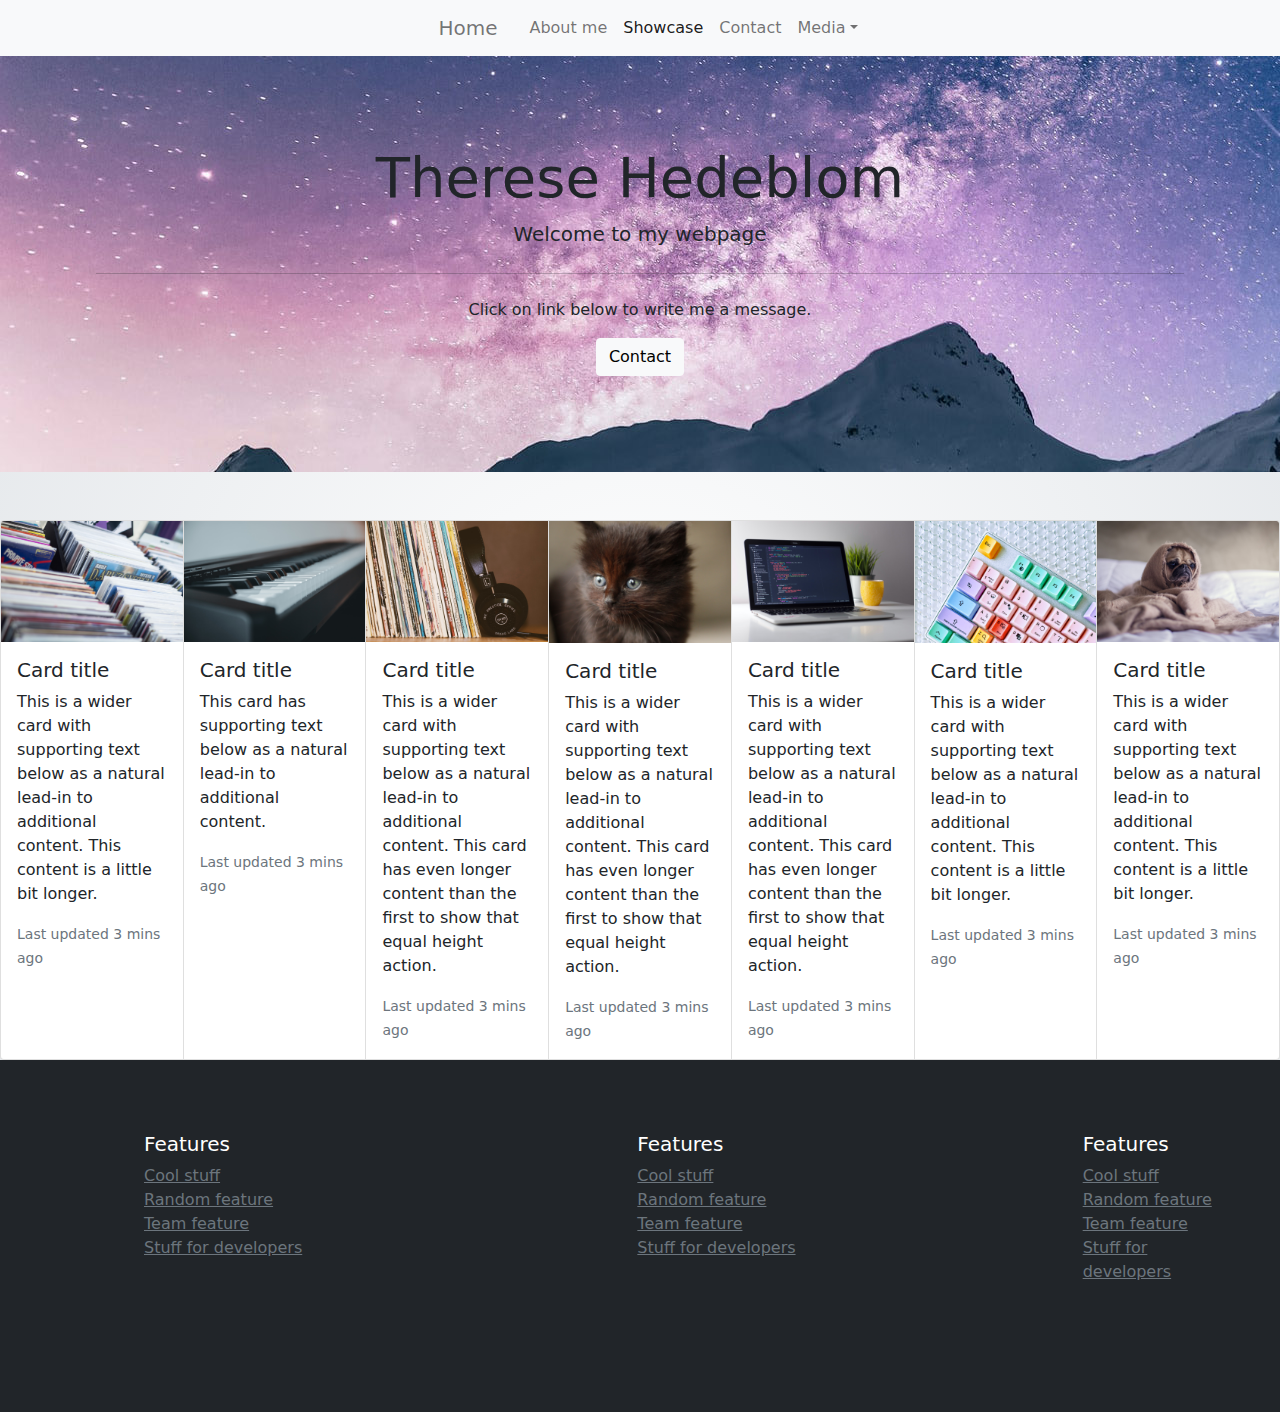
<file: Showcase/showcase.html>
<!doctype html>
<html lang="en">
  <head>
    <meta charset="utf-8">
    <meta name="viewport" content="width=device-width, initial-scale=1">
    <meta name="description" content="">
    <meta name="author" content="Mark Otto, Jacob Thornton, and Bootstrap contributors">
    <meta name="generator" content="Hugo 0.80.0">
    <title>Therese Hedeblom</title>
    <link rel="stylesheet" href="https://use.fontawesome.com/releases/v5.15.2/css/all.css" integrity="sha384-vSIIfh2YWi9wW0r9iZe7RJPrKwp6bG+s9QZMoITbCckVJqGCCRhc+ccxNcdpHuYu" crossorigin="anonymous">

    <link rel="canonical" href="https://getbootstrap.com/docs/5.0/examples/product/">

    

      <!-- Bootstrap core CSS -->
  <link href="../bootstrap/css/bootstrap.min.css" rel="stylesheet">

      <!-- Favicons -->
  <link rel="apple-touch-icon" href="/docs/5.0/assets/img/favicons/apple-touch-icon.png" sizes="180x180">
  <link rel="icon" href="/docs/5.0/assets/img/favicons/favicon-32x32.png" sizes="32x32" type="image/png">
  <link rel="icon" href="/docs/5.0/assets/img/favicons/favicon-16x16.png" sizes="16x16" type="image/png">
  <link rel="manifest" href="/docs/5.0/assets/img/favicons/manifest.json">
  <link rel="mask-icon" href="/docs/5.0/assets/img/favicons/safari-pinned-tab.svg" color="#7952b3">
  <link rel="icon" href="/docs/5.0/assets/img/favicons/favicon.ico">
  <meta name="theme-color" content="#7952b3">


    <style>
      .bd-placeholder-img {
        font-size: 1.125rem;
        text-anchor: middle;
        -webkit-user-select: none;
        -moz-user-select: none;
        user-select: none;
      }

      @media (min-width: 768px) {
        .bd-placeholder-img-lg {
          font-size: 3.5rem;
        }
      }
    </style>

    
    <!-- Custom styles for this template -->
    <link href="../scss/therese.css" rel="stylesheet">
  </head>
  <body>
    
    <nav class="navbar navbar-expand-lg navbar-light bg-light fixed-top background" aria-label="Tenth navbar example">
        <div class="container-fluid">
          <button class="navbar-toggler" type="button" data-bs-toggle="collapse" data-bs-target="#navbarsExample08" aria-controls="navbarsExample08" aria-expanded="false" aria-label="Toggle navigation">
            <span class="navbar-toggler-icon"></span>
          </button>
          <div class="collapse navbar-collapse justify-content-md-center" id="navbarsExample08">
            <ul class="navbar-nav">
              <li class="nav-item">
                <a class="navbar-brand nav-link" aria-current="page" href="../index.html"><i class="fas fa-home mx-2"></i>Home</a>
              </li>
              <li class="nav-item">
                <a class="nav-link" href="../About/about.html">About me</a>
              </li>
              <li class="nav-item">
                <a class="nav-link active" href="#">Showcase</a>
              </li>
              <li class="nav-item">
                <a class="nav-link" href="../Contact/contact.html">Contact</a>
              </li>
              <li class="nav-item dropdown">
                <a class="nav-link dropdown-toggle" href="#" id="dropdown08" data-bs-toggle="dropdown" aria-expanded="false">Media</a>
                <ul class="dropdown-menu" aria-labelledby="dropdown08">
                  <li><a class="dropdown-item" href="#" aria-current="page">Album</a></li>
                  <li><a class="dropdown-item" href="#">Music</a></li>
                  <li><a class="dropdown-item" href="../Video/video.html">Video</a></li>
                </ul>
              </li>
            </ul>
          </div>
        </div>
      </nav>  

      <div class="bg-image p-5 text-center shadow-1-strong mb-5 mt-5" style="background-image: url('../images/header_image7.jpg');">
        <div class="container-fluid p-5">
        <h1 class="display-4 title">Therese Hedeblom</h1>
          <p class="lead selector">Welcome to my webpage</p>
            <hr class="my-4 d-none d-sm-block d-sm-none d-md-block">
          <p class="d-none d-sm-block d-sm-none d-md-block d-md-none d-lg-block d-sm-none d-md-block d-md-none d-lg-block">Click on link below to write me a message.</p>
        <div class="d-none d-sm-block d-sm-none d-md-block d-md-none d-lg-block">
          <button type="button" class="btn btn-light" data-bs-toggle="modal" data-bs-target="#contact" data-bs-whatever="@mdo">Contact</button>
              <div class="modal fade" id="contact" tabindex="-1" aria-labelledby="exampleModalLabel" aria-hidden="true">
                <div class="mask flex-center"></div>
                  <div class="modal-dialog">
                    <div class="modal-content">
                      <div class="modal-header">
                        <h5 class="modal-title" id="exampleModalLabel">New message</h5>
                        <button type="button" class="btn-close" data-bs-dismiss="modal" aria-label="Close"></button>
                      </div>
                      <div class="modal-body text-start">
                        <form>
                          <div class="mb-3">
                            <label for="recipient-name" class="col-form-label">Recipient:</label>
                            <input type="text" class="form-control" id="recipient-name">
                          </div>
                          <div class="mb-3">
                            <label for="message-text" class="col-form-label">Message:</label>
                            <textarea class="form-control" id="message-text"></textarea>
                          </div>
                        </form>
                      </div>
                      <div class="modal-footer">
                        <button type="button" class="btn btn-secondary" data-bs-dismiss="modal">Close</button>
                        <button type="button" class="btn btn-dark">Send message</button>
                      </div>
                    </div>
                  </div>
                </div>
              </div>
            </div>
          </div>  

          <div class="card-group flex-lg-row flex-md-column flex-sm-column">
            <div class="card my_container">
              <img src="../images/record.jpg" class="card-img-top" alt="...">
              <div class="card-body">
                <h5 class="card-title">Card title</h5>
                <p class="card-text">This is a wider card with supporting text below as a natural lead-in to additional content. This content is a little bit longer.</p>
                <p class="card-text"><small class="text-muted">Last updated 3 mins ago</small></p>
              </div>
            </div>
            <div class="card">
              <img src="../images/piano.jpg" class="card-img-top" alt="...">
              <div class="card-body">
                <h5 class="card-title">Card title</h5>
                <p class="card-text">This card has supporting text below as a natural lead-in to additional content.</p>
                <p class="card-text"><small class="text-muted">Last updated 3 mins ago</small></p>
              </div>
            </div>
            <div class="card">
              <img src="../images/music1.jpg" class="card-img-top" alt="...">
              <div class="card-body">
                <h5 class="card-title">Card title</h5>
                <p class="card-text">This is a wider card with supporting text below as a natural lead-in to additional content. This card has even longer content than the first to show that equal height action.</p>
                <p class="card-text"><small class="text-muted">Last updated 3 mins ago</small></p>
              </div>
            </div>
            <div class="card">
                <img src="../images/cat1.JPG" class="card-img-top" alt="...">
                <div class="card-body">
                  <h5 class="card-title">Card title</h5>
                  <p class="card-text">This is a wider card with supporting text below as a natural lead-in to additional content. This card has even longer content than the first to show that equal height action.</p>
                  <p class="card-text"><small class="text-muted">Last updated 3 mins ago</small></p>
                </div>
              </div>
              <div class="card">
                <img src="../images/computer.jpg" class="card-img-top" alt="...">
                <div class="card-body">
                  <h5 class="card-title">Card title</h5>
                  <p class="card-text">This is a wider card with supporting text below as a natural lead-in to additional content. This card has even longer content than the first to show that equal height action.</p>
                  <p class="card-text"><small class="text-muted">Last updated 3 mins ago</small></p>
                </div>
              </div>
              <div class="card">
                <img src="../images/keyboard.jpg" class="card-img-top" alt="...">
                <div class="card-body">
                  <h5 class="card-title">Card title</h5>
                  <p class="card-text">This is a wider card with supporting text below as a natural lead-in to additional content. This content is a little bit longer.</p>
                  <p class="card-text"><small class="text-muted">Last updated 3 mins ago</small></p>
                </div>
              </div>
              <div class="card">
                <img src="../images/dog(2).jpg" class="card-img-top" alt="...">
                <div class="card-body">
                  <h5 class="card-title">Card title</h5>
                  <p class="card-text">This is a wider card with supporting text below as a natural lead-in to additional content. This content is a little bit longer.</p>
                  <p class="card-text"><small class="text-muted">Last updated 3 mins ago</small></p>
                </div>
              </div>
          </div>

    <footer class="myfooter container-fluid d-inline-flex p-5">
      <div class="row">      
        <div class="col-md-5"></div>
      </div>
        <div class="col-md-5 order-0 ms-5 text-white pt-4 ps-5">
          <h5>Features</h5>
          <ul class="list-unstyled text-small">
            <li><a class="link-secondary" href="#">Cool stuff</a></li>
            <li><a class="link-secondary" href="#">Random feature</a></li>
            <li><a class="link-secondary" href="#">Team feature</a></li>
            <li><a class="link-secondary" href="#">Stuff for developers</a></li>
          </ul>
        </div>
        <div class="col-md-5 order-1 text-white pt-4 ps-5">
          <h5 class="">Features</h5>
          <ul class="list-unstyled text-small">
            <li><a class="link-secondary" href="#">Cool stuff</a></li>
            <li><a class="link-secondary" href="#">Random feature</a></li>
            <li><a class="link-secondary" href="#">Team feature</a></li>
            <li><a class="link-secondary" href="#">Stuff for developers</a></li>
          </ul>
      </div>
      <div class="col order-2 text-white pt-4">
        <h5 class="">Features</h5>
        <ul class="list-unstyled text-small">
          <li><a class="link-secondary" href="#">Cool stuff</a></li>
          <li><a class="link-secondary" href="#">Random feature</a></li>
          <li><a class="link-secondary" href="#">Team feature</a></li>
          <li><a class="link-secondary" href="#">Stuff for developers</a></li>
        </ul>
      </div>
      </footer>
      <div class="container-fulid bg-dark d-flex d-flex-row text-center">
        <div class="col mb-3 text-white">
          <a class="link-secondary" href="#"><i class="fab fa-facebook-square p-2" style="font-size: 2em;"></i></a>
          <a class="link-secondary" href="#"><i class="fab fa-instagram-square p-2" style="font-size: 2em;"></i></a>
          <a class="link-secondary" href="#"><i class="fab fa-youtube-square p-2" style="font-size: 2em;"></i></a>
          <a class="link-secondary" href="#"><i class="fab fa-snapchat-square p-2" style="font-size: 2em;"></i></a>
        </div>
      </div>


    <script src="../bootstrap/js/bootstrap.bundle.min.js">
    </script>

    <script>
    var myModal = new bootstrap.Modal(document.getElementById('contact'), options)
    </script>

      
  </body>
</html>
</file>
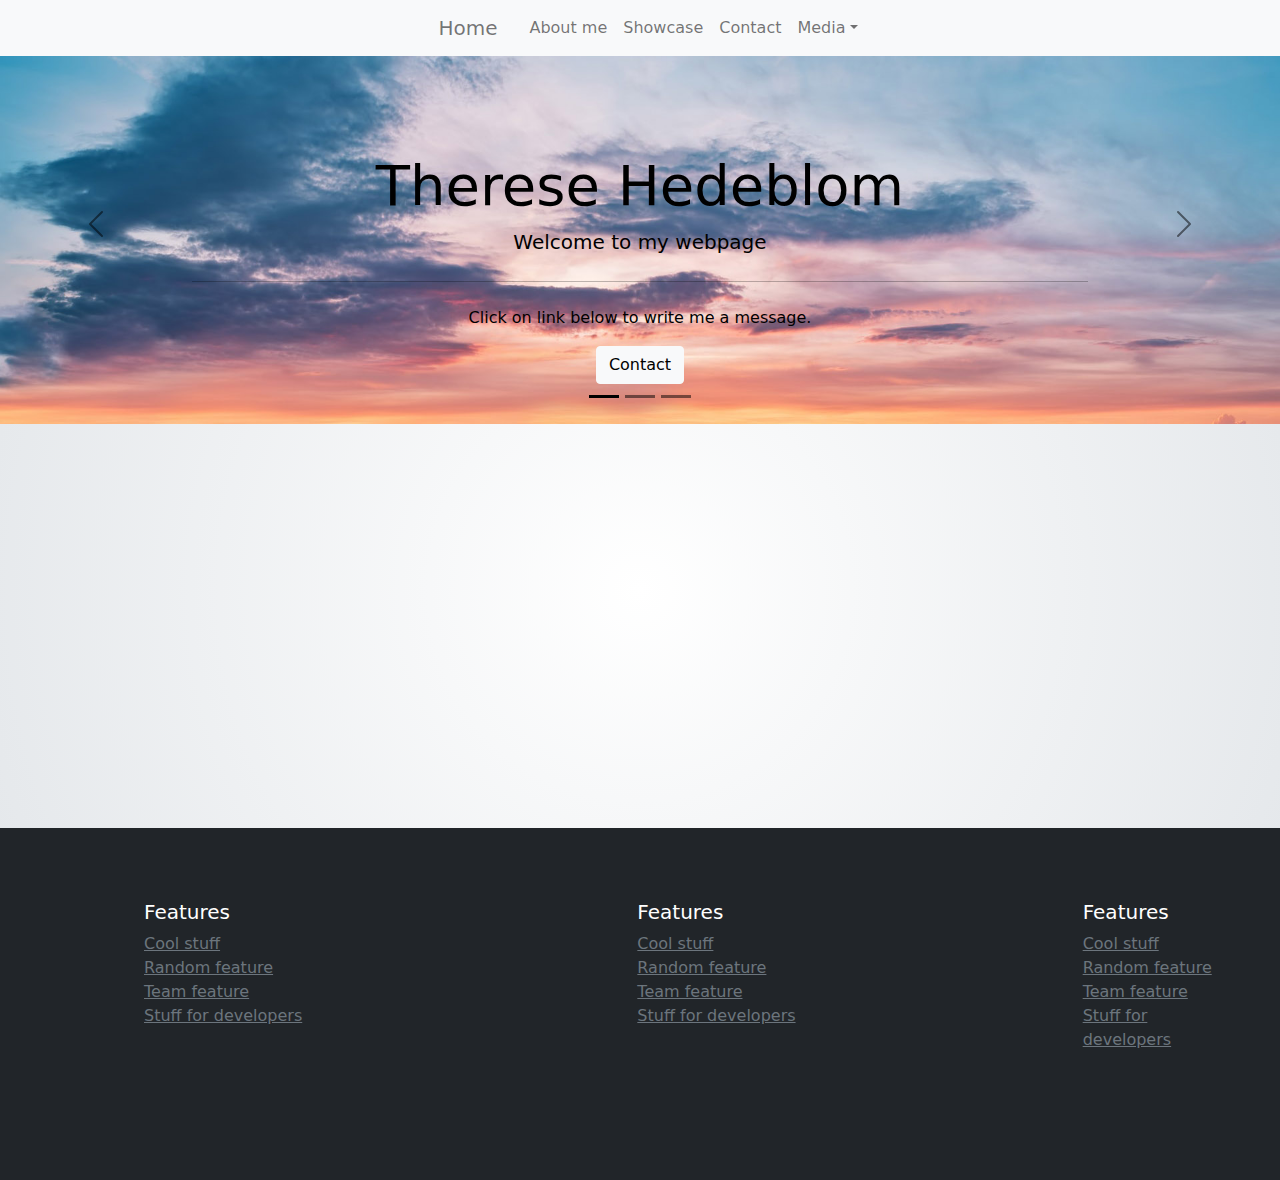
<file: Video/video.html>
<!doctype html>
<html lang="en">
  <head>
    <meta charset="utf-8">
    <meta name="viewport" content="width=device-width, initial-scale=1">
    <meta name="description" content="">
    <meta name="author" content="Mark Otto, Jacob Thornton, and Bootstrap contributors">
    <meta name="generator" content="Hugo 0.80.0">
    <title>Therese Hedeblom</title>
    <link rel="stylesheet" href="https://use.fontawesome.com/releases/v5.15.2/css/all.css" integrity="sha384-vSIIfh2YWi9wW0r9iZe7RJPrKwp6bG+s9QZMoITbCckVJqGCCRhc+ccxNcdpHuYu" crossorigin="anonymous">
    <link rel="canonical" href="https://getbootstrap.com/docs/5.0/examples/navbar-fixed/">


      <!-- Bootstrap core CSS -->
  <link href="../bootstrap/scss/bootstrap.css" rel="stylesheet">

      <style>
        .bd-placeholder-img {
          font-size: 1.125rem;
          text-anchor: middle;
          -webkit-user-select: none;
          -moz-user-select: none;
          user-select: none;
        }

        @media (min-width: 768px) {
          .bd-placeholder-img-lg {
            font-size: 3.5rem;
          }
        }
      </style>

    
    <!-- Custom styles for this template -->
    <link href="../scss/therese.css" rel="stylesheet">
  </head>
  <body>
    <nav class="navbar navbar-expand-lg navbar-light bg-light fixed-top" aria-label="Tenth navbar example">
      <div class="container-fluid">
        <button class="navbar-toggler" type="button" data-bs-toggle="collapse" data-bs-target="#navbarsExample08" aria-controls="navbarsExample08" aria-expanded="false" aria-label="Toggle navigation">
          <span class="navbar-toggler-icon"></span>
        </button>
        <div class="collapse navbar-collapse justify-content-md-center" id="navbarsExample08">
          <ul class="navbar-nav">
            <li class="nav-item">
              <a class="navbar-brand nav-link" aria-current="page" href="../index.html"><i class="fas fa-home mx-2"></i>Home</a>
            </li>
            <li class="nav-item">
              <a class="nav-link" href="../About/about.html">About me</a>
            </li>
            <li class="nav-item">
              <a class="nav-link" href="#">Showcase</a>
            </li>
            <li class="nav-item">
              <a class="nav-link" href="../Contact/contact.html">Contact</a>
            </li>
            <li class="nav-item dropdown">
              <a class="nav-link dropdown-toggle" href="#" id="dropdown08" data-bs-toggle="dropdown" aria-expanded="false">Media</a>
              <ul class="dropdown-menu" aria-labelledby="dropdown08">
                <li><a class="dropdown-item" href="../Album/album.html">Album</a></li>
                <li><a class="dropdown-item" href="#">Music</a></li>
                <li><a class="dropdown-item active" href="#" aria-current="page">Video</a></li>
              </ul>
            </li>
          </ul>
        </div>
      </div>
    </nav>
    <!--carusel-->
    <div id="carouselExampleDark" class="carousel carousel-dark slide mt-4" data-bs-ride="carousel">
      <div class="carousel-indicators">
        <button type="button" data-bs-target="#carouselExampleDark" data-bs-slide-to="0" class="active" aria-current="true" aria-label="Slide 1"></button>
        <button type="button" data-bs-target="#carouselExampleDark" data-bs-slide-to="1" aria-label="Slide 2"></button>
        <button type="button" data-bs-target="#carouselExampleDark" data-bs-slide-to="2" aria-label="Slide 3"></button>
      </div>
      <div class="carousel-inner">
        <div class="carousel-item active" data-bs-interval="10000">
          <img src="../images/header_image2.jpg" class="d-block w-100" alt="...">
            <div class="carousel-caption d-none d-md-block">
              <h5 class="display-4 title">Therese Hedeblom</h5>
                <p class="lead selector">Welcome to my webpage</p>
                <hr class="my-4 d-none d-sm-block d-sm-none d-md-block">
                <p class="d-none d-sm-block d-sm-none d-md-block d-md-none d-lg-block d-sm-none d-md-block d-md-none d-lg-block">Click on link below to write me a message.</p>
                <div class="d-none d-sm-block d-sm-none d-md-block d-md-none d-lg-block">
                  <button type="button" class="btn btn-light" data-bs-toggle="modal" data-bs-target="#contact" data-bs-whatever="@mdo">Contact</button>
                    <div class="modal fade" id="contact" tabindex="-1" aria-labelledby="exampleModalLabel" aria-hidden="true">
                      <div class="mask flex-center"></div>
                        <div class="modal-dialog">
                          <div class="modal-content">
                            <div class="modal-header">
                              <h5 class="modal-title" id="exampleModalLabel">New message</h5>
                              <button type="button" class="btn-close" data-bs-dismiss="modal" aria-label="Close"></button>
                            </div>
                            <div class="modal-body text-start">
                              <form>
                                <div class="mb-3">
                                  <label for="recipient-name" class="col-form-label">Recipient:</label>
                                  <input type="text" class="form-control" id="recipient-name">
                                </div>
                                <div class="mb-3">
                                  <label for="message-text" class="col-form-label">Message:</label>
                                  <textarea class="form-control" id="message-text"></textarea>
                                </div>
                              </form>
                            </div>
                            <div class="modal-footer">
                              <button type="button" class="btn btn-secondary" data-bs-dismiss="modal">Close</button>
                              <button type="button" class="btn btn-dark">Send message</button>
                            </div>
                          </div>
                        </div>
                      </div>
                  </div>
              </div>
        </div>
        <div class="carousel-item" data-bs-interval="2000">
          <img src="../images/header_image6.jpg" class="d-block w-100" alt="...">
          <div class="carousel-caption d-none d-md-block">
            <h5 class="display-4 title">Therese Hedeblom</h5>
            <p class="lead selector">This page is about my work</p>
            <hr class="my-4 d-none d-sm-block d-sm-none d-md-block">
              <p class="d-none d-sm-block d-sm-none d-md-block d-md-none d-lg-block d-sm-none d-md-block d-md-none d-lg-block">Click on link below to write me a message.</p>
            <div class="d-none d-sm-block d-sm-none d-md-block d-md-none d-lg-block">
              <a class="btn btn-light" href="../Album/album.html">Album</a>
            </div>
          </div>
        </div>
        <div class="carousel-item">
          <img src="../images/header_image4.jpg" class="d-block w-100" alt="...">
            <div class="carousel-caption d-none d-md-block">
                  <h5 class="display-4 title">Therese Hedeblom</h5>
                  <p class="lead selector">Check out my portfolio.</p>
                  <hr class="my-4 d-none d-sm-block d-sm-none d-md-block">
                  <p class="d-none d-sm-block d-sm-none d-md-block d-md-none d-lg-block d-sm-none d-md-block d-md-none d-lg-block">Click on link below.</p>
                <div class="d-none d-sm-block d-sm-none d-md-block d-md-none d-lg-block">
                  <a class="btn btn-light my-2" href="../Album/album.html" role="button">Album</a>
                </div>
            </div>
        </div>
      </div>
      <button class="carousel-control-prev" type="button" data-bs-target="#carouselExampleDark"  data-bs-slide="prev">
        <span class="carousel-control-prev-icon" aria-hidden="true"></span>
        <span class="visually-hidden">Previous</span>
      </button>
      <button class="carousel-control-next" type="button" data-bs-target="#carouselExampleDark"  data-bs-slide="next">
        <span class="carousel-control-next-icon" aria-hidden="true"></span>
        <span class="visually-hidden">Next</span>
      </button>
    </div>
    <!--End carusel-->
    <!--Youtube video-->
        <div class="container d-flex flex-column flex-md-row justify-content-center p-5">
              <div class="m-3 ratio ratio-16x9">
                <embed class="embed-responsive-item rounded" src="https://www.youtube.com/embed/IXdNnw99-Ic" frameborder="2" title="YouTube video" allowfullscreen>
              </div>
                <div class="m-3 ratio ratio-16x9">
                  <embed class="embed-responsive-item rounded" src="https://www.youtube.com/embed/_FrOQC-zEog" frameborder="2" title="YouTube video" allowfullscreen>
                </div>
         </div>
    <!--youtube video-->

    <footer class="myfooter container-fluid d-inline-flex p-5">
      <div class="row">      
        <div class="col-md-5"></div>
      </div>
        <div class="col-md-5 order-0 ms-5 text-white pt-4 ps-5">
          <h5>Features</h5>
          <ul class="list-unstyled text-small">
            <li><a class="link-secondary" href="#">Cool stuff</a></li>
            <li><a class="link-secondary" href="#">Random feature</a></li>
            <li><a class="link-secondary" href="#">Team feature</a></li>
            <li><a class="link-secondary" href="#">Stuff for developers</a></li>
          </ul>
        </div>
        <div class="col-md-5 order-1 text-white pt-4 ps-5">
          <h5 class="">Features</h5>
          <ul class="list-unstyled text-small">
            <li><a class="link-secondary" href="#">Cool stuff</a></li>
            <li><a class="link-secondary" href="#">Random feature</a></li>
            <li><a class="link-secondary" href="#">Team feature</a></li>
            <li><a class="link-secondary" href="#">Stuff for developers</a></li>
          </ul>
      </div>
      <div class="col order-2 text-white pt-4">
        <h5 class="">Features</h5>
        <ul class="list-unstyled text-small">
          <li><a class="link-secondary" href="#">Cool stuff</a></li>
          <li><a class="link-secondary" href="#">Random feature</a></li>
          <li><a class="link-secondary" href="#">Team feature</a></li>
          <li><a class="link-secondary" href="#">Stuff for developers</a></li>
        </ul>
      </div>
    </footer>
    <div class="container-fulid bg-dark d-flex d-flex-row text-center">
      <div class="col mb-3 text-white">
        <a class="link-secondary" href="#"><i class="fab fa-facebook-square p-2" style="font-size: 2em;"></i></a>
        <a class="link-secondary" href="#"><i class="fab fa-instagram-square p-2" style="font-size: 2em;"></i></a>
        <a class="link-secondary" href="#"><i class="fab fa-youtube-square p-2" style="font-size: 2em;"></i></a>
        <a class="link-secondary" href="#"><i class="fab fa-snapchat-square p-2" style="font-size: 2em;"></i></a>
      </div>
    </div>


    <script src="../bootstrap/js/bootstrap.min.js">
    </script>
    
    <script>
    var myModal = new bootstrap.Modal(document.getElementById('contact'), options)
    </script>
    <script>
    var myModal = new bootstrap.Modal(document.getElementById('videoModal'), options)
    </script>

      
  </body>
</html>
</file>
